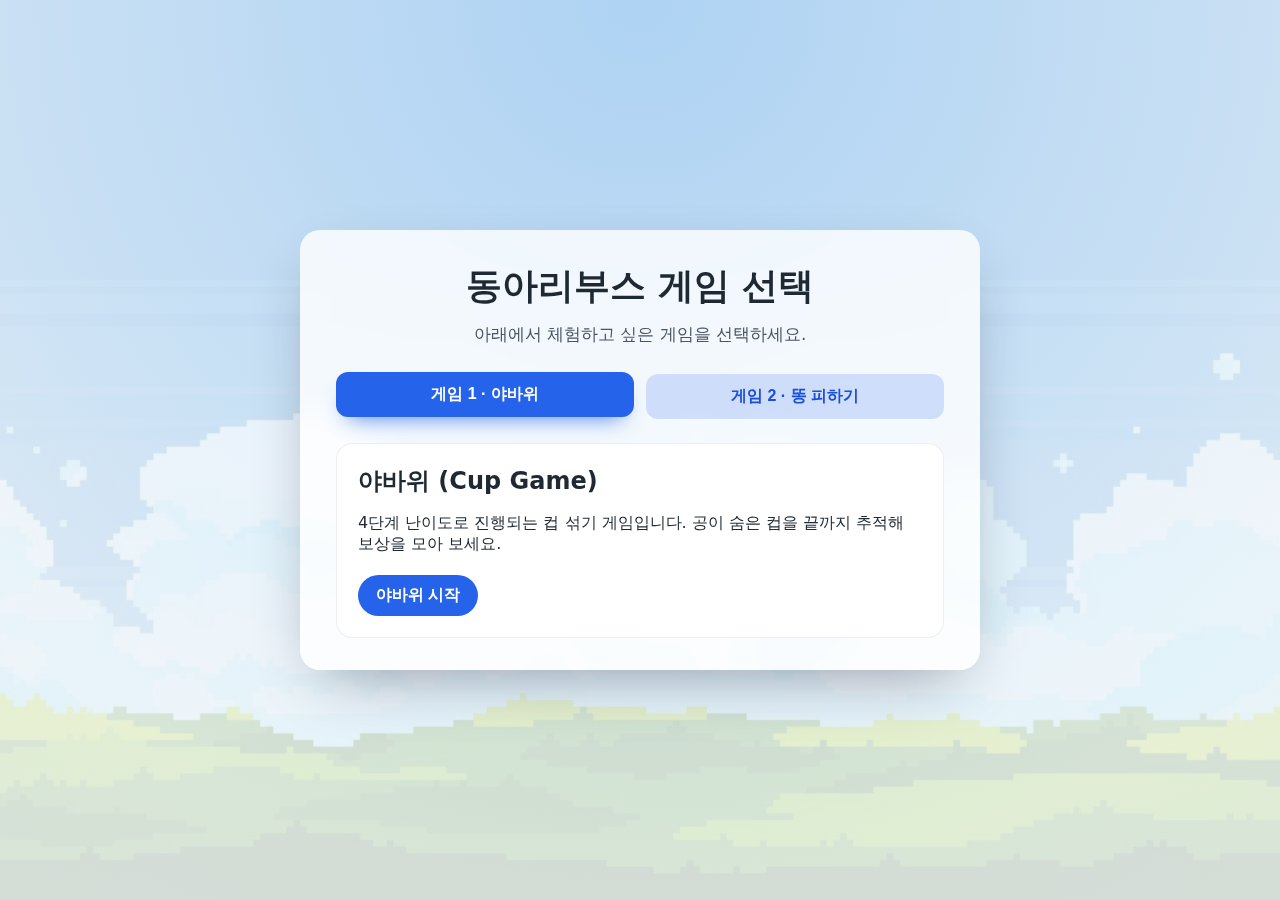
<file: index.html>
<!DOCTYPE html>
<html lang="ko">
  <head>
    <meta charset="UTF-8" />
    <meta name="viewport" content="width=device-width, initial-scale=1.0" />
    <title>동아리부스 게임 선택</title>
    <link rel="stylesheet" href="style.css" />
  </head>
  <body>
    <main class="main">
      <h1 class="title">동아리부스 게임 선택</h1>
      <p class="intro">아래에서 체험하고 싶은 게임을 선택하세요.</p>

      <div class="game-selector">
        <button class="tab is-active" data-target="game-one">게임 1 · 야바위</button>
        <button class="tab" data-target="game-two">게임 2 · 똥 피하기</button>
      </div>

      <section id="game-one" class="panel is-active">
        <h2>야바위 (Cup Game)</h2>
        <p>4단계 난이도로 진행되는 컵 섞기 게임입니다. 공이 숨은 컵을 끝까지 추적해 보상을 모아 보세요.</p>
        <div class="actions">
          <button class="primary" data-action="start-game-one">야바위 시작</button>
        </div>
      </section>
      
      <section id="game-two" class="panel">
        <h2>똥 피하기 (ptsd 피하기)</h2>
        <p>현실 난이도를 단계별로 체험하며 떨어지는 텍스트를 피하는 게임입니다. 스테이지와 휴식 페이즈가 번갈아 진행돼요.</p>
        <div class="actions">
          <button class="primary" data-action="start-game-two">똥 피하기 시작</button>
        </div>
      </section>
    </main>

    <script src="script.js"></script>
  </body>
</html>
</file>
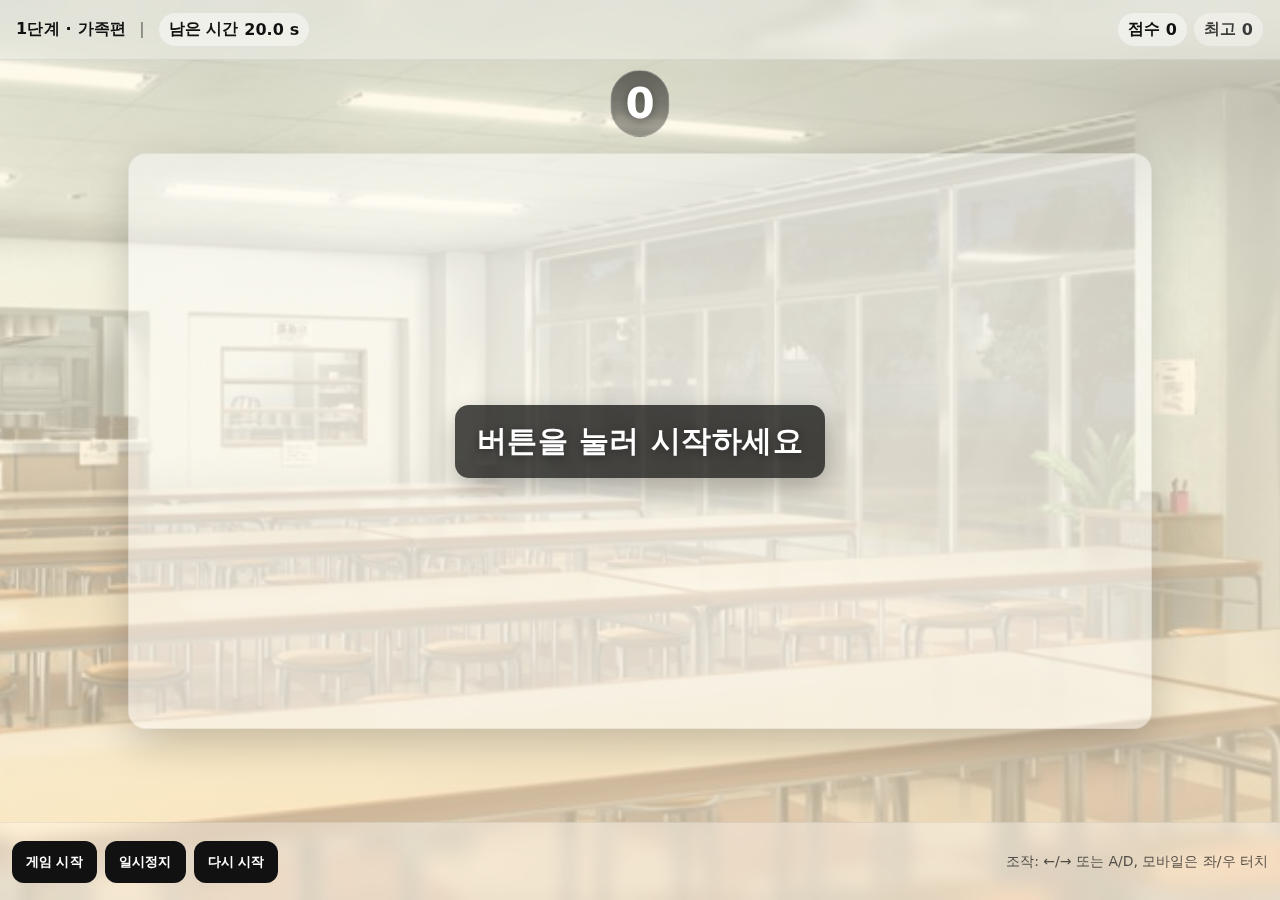
<file: ddongP/ddongP.html>
<!DOCTYPE html>
<html lang="ko">
<head>
  <meta charset="UTF-8" />
  <meta name="viewport" content="width=device-width, initial-scale=0.9, user-scalable=no" />
  <title>현실 난이도 상승 — 피하기 게임</title>
  <link rel="stylesheet" href="ddongP.css" />
</head>
<body class="stage1">
  <!-- 상단 HUD -->
  <header class="hud">
    <div class="hud-left">
      <strong id="stageName" class="hud-title">1단계 · 가족편</strong>
      <span class="sep">|</span>
      <span class="hud-chip">남은 시간 <b id="timeLeft">20.0</b>s</span>
    </div>
    <div class="hud-right">
      <span class="hud-chip">점수 <b id="score">0</b></span>
      <span class="hud-chip ghost">최고 <b id="bestScore">0</b></span>
    </div>
  </header>

  <!-- 게임 캔버스 -->
  <main class="game-wrap" id="gameWrap">
    <canvas id="game" width="1024" height="576" aria-label="피하기 게임 캔버스"></canvas>

    <!-- 중앙 메시지(스테이지 전환, 게임오버 등) -->
    <div id="message" class="message hidden"></div>

    <!-- ★ 대형 점수 오버레이 (가독성 강화) -->
    <div id="scoreBig" class="score-big">0</div>

    <!-- 모바일 터치 패드 -->
    <div class="touch left" id="touchLeft" aria-hidden="true">◀</div>
    <div class="touch right" id="touchRight" aria-hidden="true">▶</div>
  </main>

  <!-- 하단 컨트롤 -->
  <footer class="controls">
    <button id="btnStart">게임 시작</button>
    <button id="btnPause">일시정지</button>
    <button id="btnRestart">다시 시작</button>
    <span class="hint">조작: ←/→ 또는 A/D, 모바일은 좌/우 터치</span>
  </footer>

  <script src="ddongP.js"></script>
</body>
</html>
</file>
<file: style.css>
:root {
  color-scheme: light dark;
  --bg: #f4f4f5;
  --panel: #ffffffcc;
  --primary: #2563eb;
  --primary-text: #ffffff;
  --text: #1f2933;
  --muted: #4b5563;
  font-family: "Noto Sans KR", system-ui, -apple-system, BlinkMacSystemFont, "Segoe UI", sans-serif;
}

* {
  box-sizing: border-box;
}

body {
  margin: 0;
  min-height: 100vh;
  background-image: radial-gradient(circle at top, rgba(219, 234, 254, 0.68), rgba(242, 244, 248, 0.82) 45%, rgba(229, 231, 235, 0.92)), url('indexBg.jpg');
  background-size: 180% 180%, cover;
  background-position: top, center;
  background-repeat: no-repeat;
  background-attachment: fixed;
  color: var(--text);
  display: flex;
  align-items: center;
  justify-content: center;
}

.main {
  width: min(680px, 92vw);
  background: var(--panel);
  backdrop-filter: blur(12px);
  border-radius: 20px;
  padding: 32px 36px;
  box-shadow: 0 24px 60px -25px rgba(15, 23, 42, 0.45);
}

.title {
  margin: 0 0 12px;
  font-size: clamp(1.8rem, 2.8vw, 2.4rem);
  text-align: center;
}

.intro {
  margin: 0 0 28px;
  text-align: center;
  color: var(--muted);
  font-size: 1.05rem;
}

.game-selector {
  display: grid;
  grid-template-columns: repeat(2, minmax(0, 1fr));
  gap: 12px;
  margin-bottom: 24px;
}

.tab {
  border: none;
  background: rgba(37, 99, 235, 0.18);
  color: #1d4ed8;
  font-weight: 600;
  font-size: 1rem;
  padding: 12px 16px;
  border-radius: 12px;
  cursor: pointer;
  transition: all 0.18s ease;
}

.tab.is-active {
  background: var(--primary);
  color: var(--primary-text);
  transform: translateY(-2px);
  box-shadow: 0 12px 22px -12px rgba(37, 99, 235, 0.85);
}

.tab:focus-visible {
  outline: 3px solid rgba(37, 99, 235, 0.4);
  outline-offset: 2px;
}

.panel {
  display: none;
  padding: 22px;
  border-radius: 16px;
  background: rgba(255, 255, 255, 0.94);
  box-shadow: inset 0 0 0 1px rgba(148, 163, 184, 0.18);
}

.panel.is-active {
  display: block;
}

.panel h2 {
  margin-top: 0;
  margin-bottom: 8px;
}

.actions {
  margin-top: 20px;
  display: flex;
  gap: 12px;
}

.primary {
  border: none;
  background: var(--primary);
  color: var(--primary-text);
  border-radius: 999px;
  padding: 10px 18px;
  font-size: 1rem;
  font-weight: 600;
  cursor: pointer;
  transition: background 0.18s ease, transform 0.18s ease;
}

.primary:hover {
  background: #1d4ed8;
  transform: translateY(-1px);
}

.primary:active {
  transform: translateY(0);
}

@media (max-width: 520px) {
  .main {
    padding: 24px;
  }

  .panel {
    padding: 18px;
  }
}
</file>
<file: ddongP/ddongP.css>
/* =========================================================================
   똥피하기(텍스트 피하기) 게임 — 스타일시트
   - 목적: 가독성과 조작성 향상을 위한 글라스모피즘 UI
   - 스테이지별 전용 배경 이미지를 깔고 CSS 그라데이션 오버레이 전환
   - 점수/타이머/HUD/컨트롤/모바일 터치 패드 스타일 정의
   - 핵심 원칙: 성능 유지(필요한 최소한의 그림자/블러), 테마 일관성
   ========================================================================= */

/* 공통 리셋 & 글꼴 설정 */
* { box-sizing: border-box; }
html, body { height: 100%; margin: 0; padding: 0; }

/* CSS 변수: 밝은 테마 기준 기본값 */
:root{
  /* 반투명 카드/헤더 배경 (글라스모피즘 느낌) */
  --glass-bg: rgba(255,255,255,0.35);
  /* 카드/헤더 경계선 */
  --glass-border: rgba(0,0,0,0.06);
  /* 본문 텍스트 색 */
  --ink: #111;
  /* 약한 텍스트 색(세퍼레이터/힌트 등) */
  --ink-weak: rgba(0,0,0,0.6);
  /* 캔버스 외곽 카드 배경 */
  --card-bg: rgba(255,255,255,0.45);
  --stage-overlay: linear-gradient(180deg, rgba(255, 248, 225, 0.65), rgba(255, 224, 178, 0.78));
  --stage-image: url('../ddong_img_1.jpg');
}

/* 전체 바디 기본 스타일 */
body {
  font-family: system-ui, -apple-system, "Segoe UI", Roboto, "Apple SD Gothic Neo", "Noto Sans KR", sans-serif;
  color: var(--ink);
  overflow: hidden;               /* 스크롤 방지: 게임 전체를 하나의 화면에 고정 */
  background-image: var(--stage-overlay), var(--stage-image);
  background-size: 200% 200%, cover;
  background-position: top center, center;
  background-repeat: no-repeat;
  background-attachment: fixed;
  transition: background-image 600ms ease, color 300ms ease; /* 단계 전환 시 부드러운 변화 */
}

/* -------------------------------
   단계별 배경 (이미지 없이 그라데이션)
   - stageN 클래스를 body에 붙여 전환
   ------------------------------- */
.stage1 {
  --stage-overlay: linear-gradient(180deg, rgba(255, 248, 225, 0.65), rgba(255, 224, 178, 0.78));
  --stage-image: url('../ddong_img_1.jpg');
}   /* 가족편: 따뜻한 베이지 */
.stage2 {
  --stage-overlay: linear-gradient(180deg, rgba(232, 245, 233, 0.63), rgba(200, 230, 201, 0.78));
  --stage-image: url('../ddong_img_2.jpg');
}   /* 수업편: 교실 초록톤 */
.stage3 {
  --stage-overlay: linear-gradient(180deg, rgba(227, 242, 253, 0.6), rgba(144, 202, 249, 0.76));
  --stage-image: url('../ddong_img_3.jpg');
}   /* 학업편: 푸른 긴장감 */
.stage4 {
  --stage-overlay: linear-gradient(180deg, rgba(22, 22, 22, 0.7), rgba(52, 52, 52, 0.78));
  --stage-image: url('../ddong_img_4.jpg');
  color: #f5f5f5;
} /* 사회편: 다크 */

/* 다크 스테이지(stage4)에서의 변수 오버라이드
   - 글라스 배경/보더를 어둡게 변경 */
.stage4 :root,
.stage4 body{
  --glass-bg: rgba(0,0,0,0.35);
  --glass-border: rgba(255,255,255,0.1);
  --ink: #f5f5f5;
  --ink-weak: rgba(255,255,255,0.75);
  --card-bg: rgba(0,0,0,0.35);
}

/* -------------------------------
   상단 HUD (점수/시간/스테이지 표시)
   ------------------------------- */
.hud {
  position: fixed; top: 0; left: 0; right: 0;
  height: 60px;
  display: flex; align-items: center; justify-content: space-between;
  padding: 0 16px;
  /* 글라스모피즘: 배경 블러 + 색상 살짝 진하게 */
  backdrop-filter: blur(8px) saturate(1.1);
  background: var(--glass-bg);
  border-bottom: 1px solid var(--glass-border);
  z-index: 10; /* 캔버스/오버레이 위에 위치하도록 */
}

/* HUD 타이틀(스테이지 이름) 강조 */
.hud-title{ font-weight: 800; letter-spacing: .2px; }

/* 세퍼레이터 라인 ( | ) */
.hud .sep { opacity: 0.6; margin: 0 8px; }

/* HUD 칩(점수/최고점/타이머)을 동그랗게 */
.hud-chip{
  display: inline-flex; align-items: center; gap:6px;
  padding: 6px 10px; border-radius: 999px;
  background: var(--card-bg); border: 1px solid var(--glass-border);
  font-weight: 700;
}
/* 숫자 폭 고정: 점수가 바뀌어도 좌우 흔들림 줄임 */
.hud-chip b{ font-variant-numeric: tabular-nums; }
/* 보조 칩(최고점 등)은 약간 약하게 */
.hud-chip.ghost{ opacity: .8; font-weight: 600; }

/* -------------------------------
   게임 영역(캔버스 컨테이너)
   ------------------------------- */
.game-wrap {
  position: absolute; inset: 60px 0 78px 0; /* HUD(60px)와 하단 컨트롤(78px) 공간 제외 */
  display: grid; place-items: center;       /* 중앙 정렬 */
}

/* 캔버스를 반응형으로 보여주되, 내부 픽셀은 1024x576 고정
   - CSS의 aspect-ratio로 비율 유지
   - 외곽 카드는 반투명(글라스)로 디자인 */
canvas#game {
  width: min(96vw, 1024px);
  height: auto;
  aspect-ratio: 1024 / 576;
  border-radius: 18px;
  background: var(--card-bg);
  box-shadow: 0 14px 40px rgba(0,0,0,0.18);
  border: 1px solid var(--glass-border);
}

/* -------------------------------
   중앙 메시지 (스테이지 전환/휴식 안내/게임오버)
   ------------------------------- */
.message {
  position: absolute; inset: 0;
  display: grid; place-items: center;
  font-weight: 900; letter-spacing: 0.5px;
  text-align: center;
  pointer-events: none;      /* 클릭/터치 방해하지 않도록 */
}
.message.hidden { display: none; }
.message span {
  display: inline-block;
  padding: 16px 22px;
  border-radius: 14px;
  background: rgba(0,0,0,0.7); /* 어두운 오버레이 */
  color: #fff;
  font-size: clamp(18px, 4vw, 30px); /* 화면 크기에 따라 크기 반응 */
  text-shadow: 0 2px 8px rgba(0,0,0,0.4);
  box-shadow: 0 10px 24px rgba(0,0,0,0.25);
}

/* -------------------------------
   대형 점수 오버레이 (캔버스 상단 중앙)
   - HUD 외에 한눈에 점수 파악 가능하도록
   ------------------------------- */
.score-big{
  position: absolute; top: 10px; left: 50%; transform: translateX(-50%);
  padding: 8px 14px;
  border-radius: 999px;
  font-size: clamp(18px, 5vw, 42px);
  font-weight: 900;
  color: #fff;
  text-shadow: 0 2px 10px rgba(0,0,0,.35);
  background: linear-gradient(180deg, rgba(0,0,0,.55), rgba(0,0,0,.35));
  border: 1px solid rgba(255,255,255,.25);
  pointer-events: none;     /* 점수는 클릭 불가 */
}

/* -------------------------------
   하단 컨트롤(버튼/힌트)
   ------------------------------- */
.controls {
  position: fixed; left: 0; right: 0; bottom: 0;
  height: 78px; display: flex; align-items: center; gap: 8px;
  padding: 0 12px;
  backdrop-filter: blur(8px) saturate(1.1);
  background: var(--glass-bg);
  border-top: 1px solid var(--glass-border);
}
.controls button {
  height: 42px; padding: 0 14px; border-radius: 12px;
  background: #111; color: #fff; border: none; cursor: pointer;
  font-weight: 800; letter-spacing: .2px;
  transition: transform .05s ease; /* 눌림 피드백 */
}
.stage4 .controls button { background: #f5f5f5; color: #111; }
.controls button:active{ transform: translateY(1px); }
.controls .hint { margin-left: auto; opacity: 0.7; font-size: 14px; }

/* -------------------------------
   모바일 터치 패드 (좌/우)
   - 넓은 화면(>=900px)에서는 숨김
   ------------------------------- */
.touch {
  position: absolute; bottom: 16px; width: 25vw; max-width: 180px; height: 100px;
  display: grid; place-items: center;
  border-radius: 16px;
  background: rgba(0,0,0,0.2);
  color: #fff; font-size: 28px; font-weight: 900;
  user-select: none;
  border: 1px solid rgba(255,255,255,0.25);
}
.touch.left { left: 16px; }
.touch.right { right: 16px; }
@media (min-width: 900px) {
  .touch { display: none; } /* 데스크톱에서는 숨김 */
}
</file>
